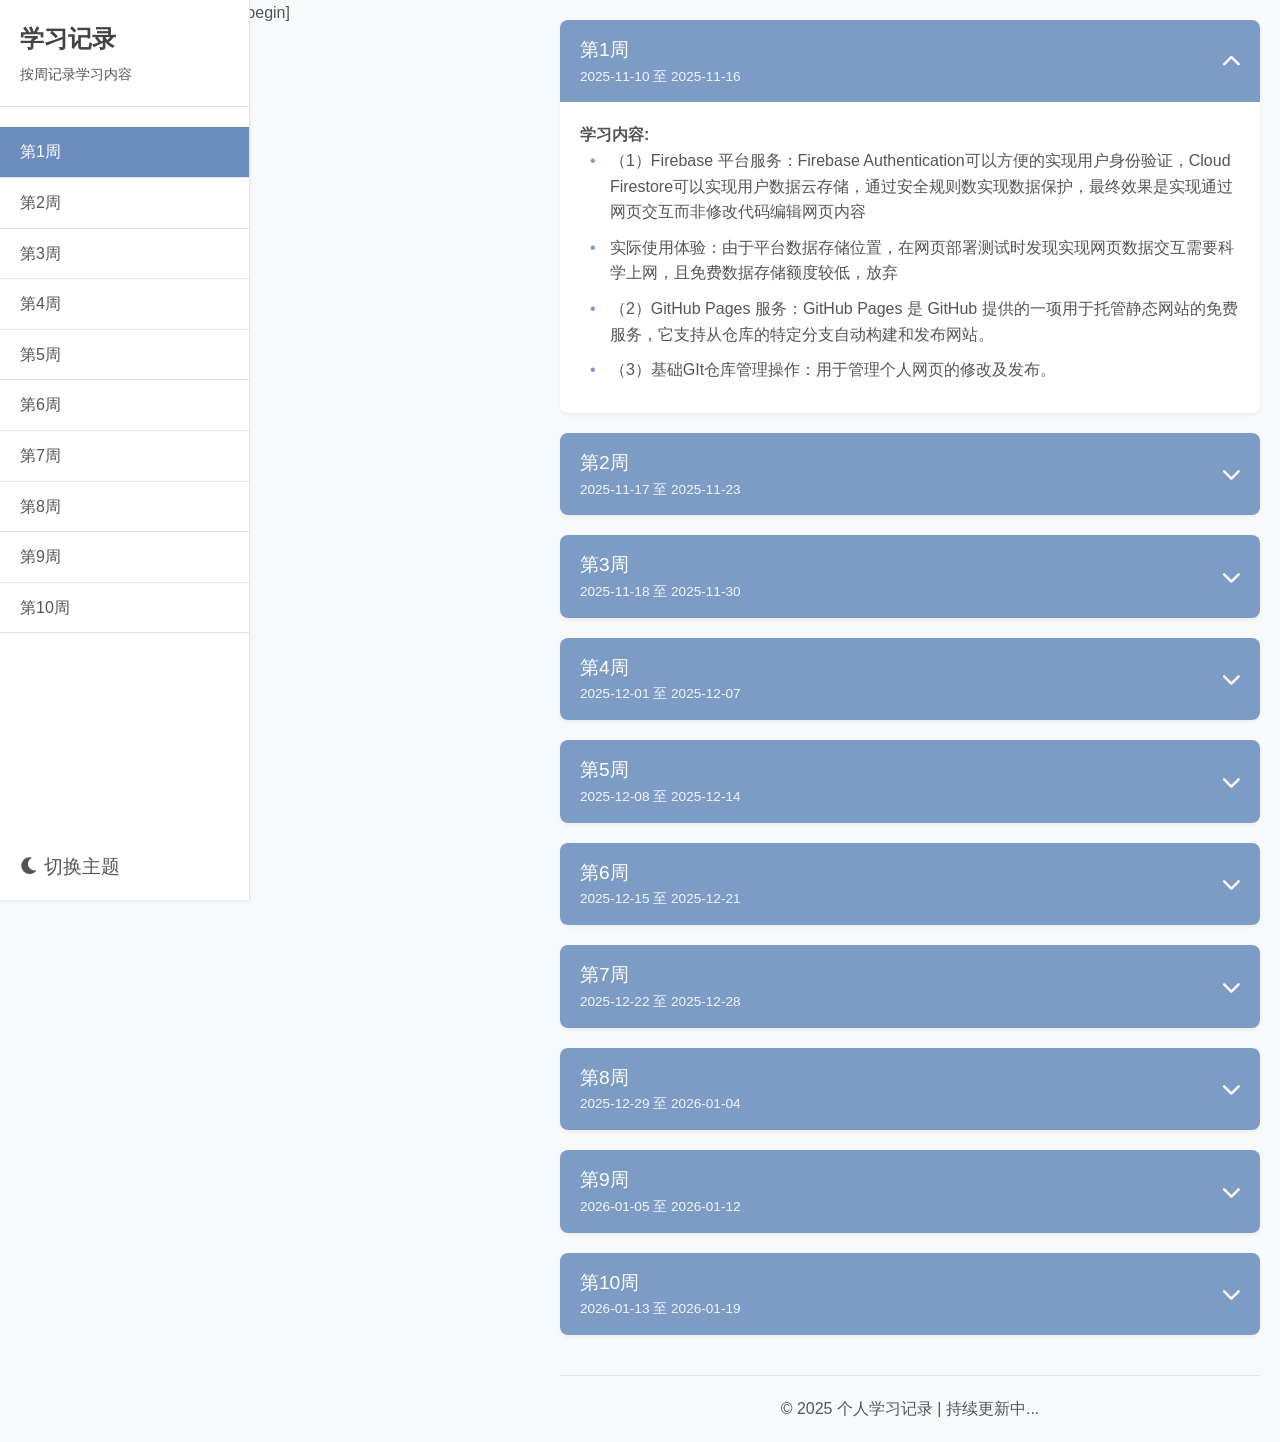
<file: index.html>
[file name]: index.html
[file content begin]
<!DOCTYPE html>
<html lang="zh-CN">

<head>
    <meta charset="UTF-8">
    <meta name="viewport" content="width=device-width, initial-scale=1.0">
    <title>个人学习记录</title>
    <link rel="stylesheet" href="https://cdnjs.cloudflare.com/ajax/libs/font-awesome/6.0.0-beta3/css/all.min.css">
    <style>
        :root {
            --primary-color: #6b8cbc;
            --secondary-color: #8aa8d8;
            --accent-color: #7d9cc5;
            --bg-color: #f8f9fa;
            --sidebar-bg: #ffffff;
            --card-bg: #ffffff;
            --text-color: #555555;
            --title-color: #444444;
            --border-color: #e1e4e8;
            --shadow: 0 2px 4px rgba(0, 0, 0, 0.05);
        }

        .dark-mode {
            --primary-color: #7d9cc5;
            --secondary-color: #8aa8d8;
            --accent-color: #6b8cbc;
            --bg-color: #1a1a2e;
            --sidebar-bg: #16213e;
            --card-bg: #16213e;
            --text-color: #cccccc;
            --title-color: #dddddd;
            --border-color: #2d3748;
            --shadow: 0 2px 4px rgba(0, 0, 0, 0.2);
        }

        * {
            margin: 0;
            padding: 0;
            box-sizing: border-box;
            transition: background-color 0.3s, color 0.3s;
        }

        body {
            font-family: 'Segoe UI', Tahoma, Geneva, Verdana, sans-serif;
            background-color: var(--bg-color);
            color: var(--text-color);
            line-height: 1.6;
            display: flex;
            min-height: 100vh;
        }

        .sidebar {
            width: 250px;
            background-color: var(--sidebar-bg);
            border-right: 1px solid var(--border-color);
            padding: 20px 0;
            overflow-y: auto;
            position: fixed;
            height: 100vh;
            box-shadow: var(--shadow);
        }

        .main-content {
            flex: 1;
            margin-left: 250px;
            padding: 20px;
        }

        .logo {
            padding: 0 20px 20px;
            border-bottom: 1px solid var(--border-color);
            margin-bottom: 20px;
        }

        h1 {
            color: var(--title-color);
            font-size: 1.5rem;
            margin-bottom: 5px;
        }

        .subtitle {
            color: var(--text-color);
            font-size: 0.9rem;
        }

        .weeks-list {
            list-style-type: none;
        }

        .week-item {
            padding: 12px 20px;
            border-bottom: 1px solid var(--border-color);
            cursor: pointer;
            color: var(--text-color);
            transition: background-color 0.2s;
        }

        .week-item:hover {
            background-color: var(--accent-color);
            color: white;
        }

        .week-item.active {
            background-color: var(--primary-color);
            color: white;
        }

        .theme-toggle {
            position: absolute;
            bottom: 20px;
            left: 20px;
            background: none;
            border: none;
            color: var(--text-color);
            font-size: 1.2rem;
            cursor: pointer;
        }

        .week-card {
            background-color: var(--card-bg);
            border-radius: 8px;
            box-shadow: var(--shadow);
            overflow: hidden;
            margin-bottom: 20px;
        }

        .week-header {
            padding: 15px 20px;
            background-color: var(--accent-color);
            color: white;
            display: flex;
            justify-content: space-between;
            align-items: center;
            cursor: pointer;
        }

        .week-title {
            font-size: 1.2rem;
            font-weight: 500;
        }

        .week-date {
            font-size: 0.85rem;
            opacity: 0.9;
        }

        .week-toggle {
            background: none;
            border: none;
            color: white;
            font-size: 1.2rem;
            cursor: pointer;
            transition: transform 0.3s;
        }

        .week-content {
            padding: 0 20px;
            max-height: 0;
            overflow: hidden;
            transition: max-height 0.5s ease, padding 0.3s ease;
        }

        .week-content.expanded {
            padding: 20px;
            max-height: 1000px;
        }

        .week-content ul {
            list-style-type: none;
            margin-left: 10px;
        }

        .week-content li {
            margin-bottom: 10px;
            padding-left: 20px;
            position: relative;
        }

        .week-content li:before {
            content: "•";
            color: var(--accent-color);
            position: absolute;
            left: 0;
        }

        .empty-state {
            text-align: center;
            padding: 60px 20px;
            color: var(--text-color);
        }

        .empty-state i {
            font-size: 3rem;
            margin-bottom: 15px;
            color: var(--border-color);
        }

        .loading {
            text-align: center;
            padding: 40px 20px;
            color: var(--text-color);
        }

        footer {
            text-align: center;
            margin-top: 40px;
            padding: 20px 0;
            border-top: 1px solid var(--border-color);
            color: var(--text-color);
        }

        @media (max-width: 768px) {
            body {
                flex-direction: column;
            }

            .sidebar {
                position: static;
                width: 100%;
                height: auto;
                max-height: 200px;
            }

            .main-content {
                margin-left: 0;
            }

            .theme-toggle {
                position: static;
                margin-top: 15px;
                margin-left: 20px;
            }
        }
    </style>
</head>

<body>
    <div class="sidebar">
        <div class="logo">
            <h1>学习记录</h1>
            <p class="subtitle">按周记录学习内容</p>
        </div>
        <ul class="weeks-list" id="weeksList">
            <!-- 周次列表将通过JavaScript动态生成 -->
        </ul>

        <button class="theme-toggle" id="themeToggle">
            <i class="fas fa-moon"></i> 切换主题
        </button>
    </div>

    <div class="main-content">
        <div id="weeksContainer">
            <!-- 周次卡片将通过JavaScript动态生成 -->
        </div>

        <footer>
            <p>© 2025 个人学习记录 | 持续更新中...</p>
        </footer>
    </div>

    <script>
        // 页面加载完成后初始化
        document.addEventListener('DOMContentLoaded', function () {
            const weeksList = document.getElementById('weeksList');
            const weeksContainer = document.getElementById('weeksContainer');
            const themeToggle = document.getElementById('themeToggle');

            // 从JSON文件加载数据
            async function loadWeeksData() {
                try {
                    // 使用fetch API获取JSON文件
                    const response = await fetch('weeks.json');

                    if (!response.ok) {
                        throw new Error('无法加载学习记录文件');
                    }

                    const weeksData = await response.json();
                    return weeksData;
                } catch (error) {
                    console.error('加载数据失败:', error);
                    // 回退到默认数据
                    return [];
                }
            }

            // 初始化应用
            async function initApp() {
                const weeksData = await loadWeeksData();
                renderWeeksList(weeksData);
                renderWeekCards(weeksData);
            }

            // 渲染周次列表
            function renderWeeksList(weeksData) {
                weeksList.innerHTML = '';

                weeksData.forEach(week => {
                    const weekItem = document.createElement('li');
                    weekItem.className = 'week-item';
                    weekItem.textContent = week.title;
                    weekItem.dataset.weekId = week.id;

                    weekItem.addEventListener('click', function () {
                        // 移除所有active类
                        document.querySelectorAll('.week-item').forEach(item => {
                            item.classList.remove('active');
                        });

                        // 添加active类到当前项
                        this.classList.add('active');

                        // 滚动到对应的周次卡片
                        const weekCard = document.querySelector(`.week-card[data-week-id="${week.id}"]`);
                        if (weekCard) {
                            weekCard.scrollIntoView({ behavior: 'smooth', block: 'start' });

                            // 如果周次内容未展开，则展开它
                            const content = weekCard.querySelector('.week-content');
                            const toggleBtn = weekCard.querySelector('.week-toggle');
                            if (!content.classList.contains('expanded')) {
                                content.classList.add('expanded');
                                const icon = toggleBtn.querySelector('i');
                                icon.className = 'fas fa-chevron-up';
                            }
                        }
                    });

                    weeksList.appendChild(weekItem);
                });

                // 默认激活第一项
                if (weeksList.firstChild) {
                    weeksList.firstChild.classList.add('active');
                }
            }

            // 渲染周次卡片
            function renderWeekCards(weeksData) {
                weeksContainer.innerHTML = '';

                if (weeksData.length === 0) {
                    weeksContainer.innerHTML = `
                        <div class="empty-state">
                            <i class="fas fa-clipboard-list"></i>
                            <h3>暂无学习记录</h3>
                            <p>请添加学习内容</p>
                        </div>
                    `;
                    return;
                }

                weeksData.forEach(week => {
                    const weekCard = document.createElement('div');
                    weekCard.className = 'week-card';
                    weekCard.dataset.weekId = week.id;
                    weekCard.innerHTML = `
                        <div class="week-header">
                            <div>
                                <div class="week-title">${week.title}</div>
                                <div class="week-date">${week.date}</div>
                            </div>
                            <button class="week-toggle"><i class="fas fa-chevron-down"></i></button>
                        </div>
                        <div class="week-content">
                            <h4>学习内容:</h4>
                            <ul>
                                ${week.content.map(item => `<li>${item}</li>`).join('')}
                            </ul>
                        </div>
                    `;
                    weeksContainer.appendChild(weekCard);

                    // 添加展开/收起功能
                    const toggleBtn = weekCard.querySelector('.week-toggle');
                    const content = weekCard.querySelector('.week-content');

                    toggleBtn.addEventListener('click', function () {
                        content.classList.toggle('expanded');
                        const icon = toggleBtn.querySelector('i');
                        if (content.classList.contains('expanded')) {
                            icon.className = 'fas fa-chevron-up';
                        } else {
                            icon.className = 'fas fa-chevron-down';
                        }
                    });
                });

                // 默认展开第一周内容
                setTimeout(() => {
                    const firstCard = document.querySelector('.week-card');
                    if (firstCard) {
                        const toggleBtn = firstCard.querySelector('.week-toggle');
                        const content = firstCard.querySelector('.week-content');
                        content.classList.add('expanded');
                        const icon = toggleBtn.querySelector('i');
                        icon.className = 'fas fa-chevron-up';
                    }
                }, 300);
            }

            // 初始化应用
            async function initApp() {
                const weeksData = await loadWeeksData();
                renderWeeksList(weeksData);
                renderWeekCards(weeksData);
            }

            // 主题切换
            themeToggle.addEventListener('click', function () {
                document.body.classList.toggle('dark-mode');
                const icon = this.querySelector('i');
                if (document.body.classList.contains('dark-mode')) {
                    icon.className = 'fas fa-sun';
                    this.innerHTML = '<i class="fas fa-sun"></i> 切换主题';
                } else {
                    icon.className = 'fas fa-moon';
                    this.innerHTML = '<i class="fas fa-moon"></i> 切换主题';
                }
            });

            // 启动应用
            initApp();
        });
    </script>
</body>

</html>
</file>
